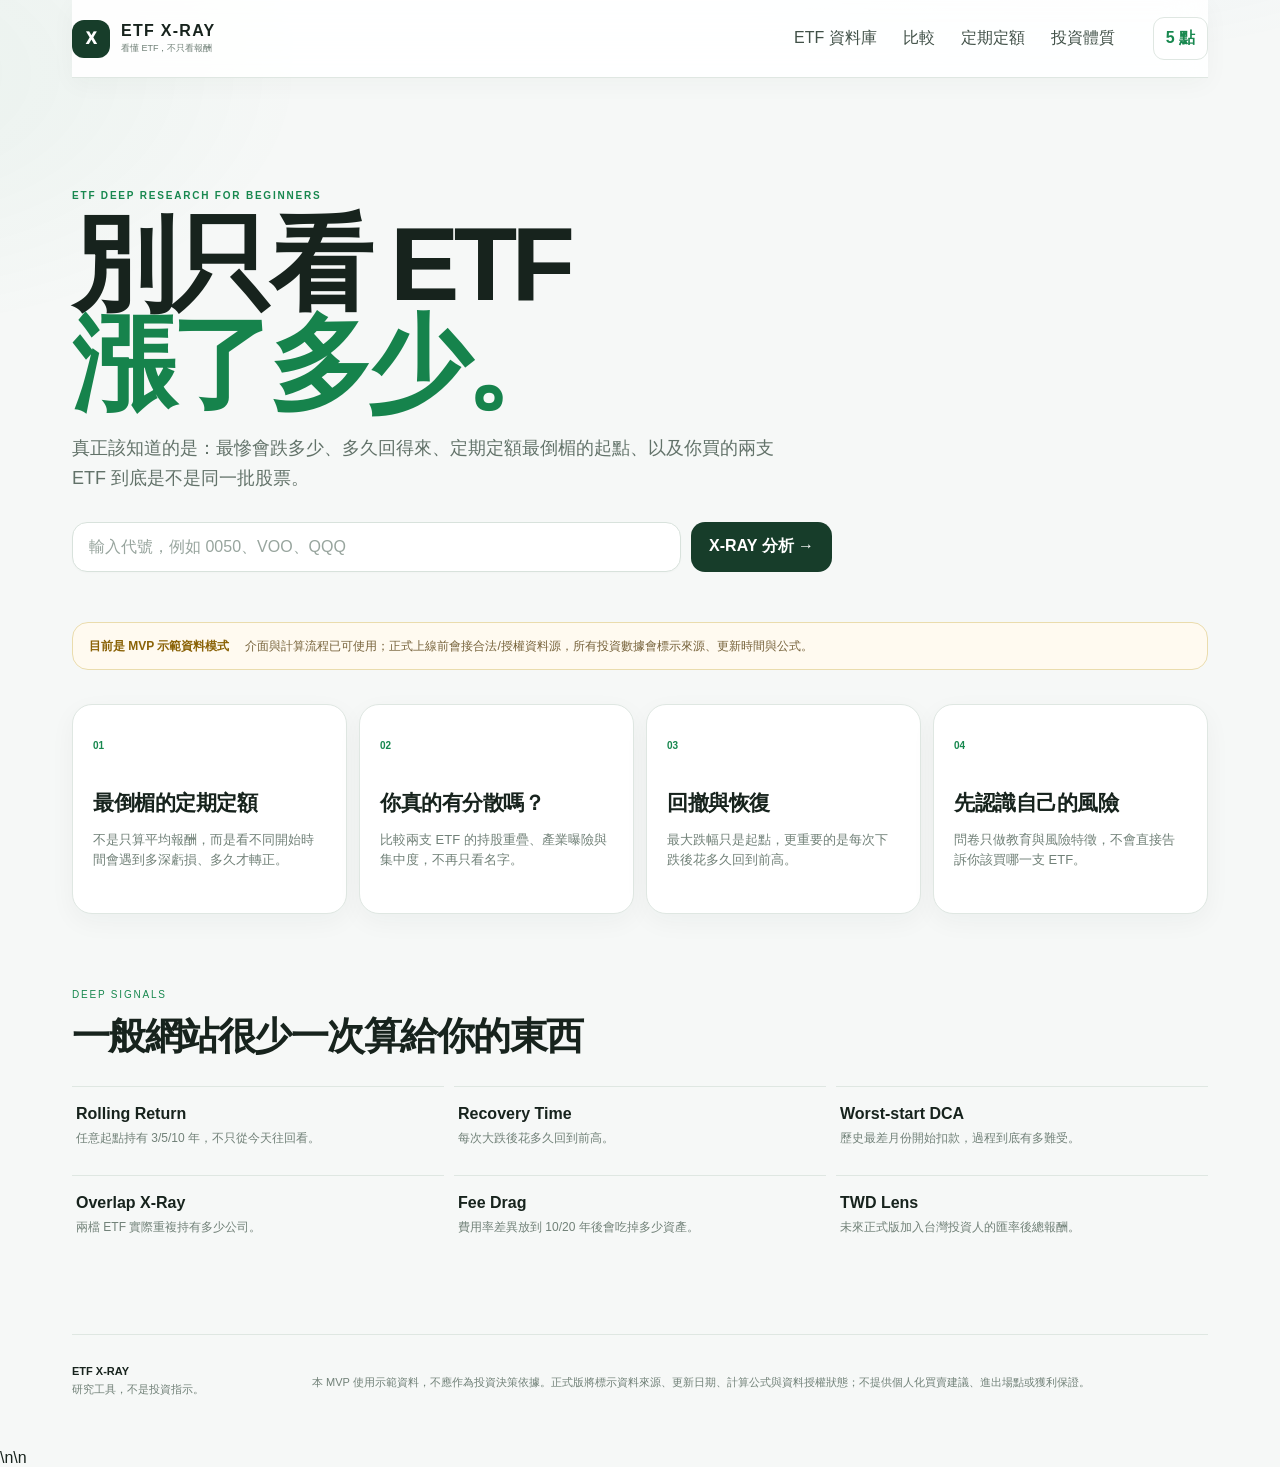
<file: etf-xray/index.html>
<!doctype html>
<html lang="zh-Hant">
<head>
<meta charset="utf-8">
<meta name="viewport" content="width=device-width,initial-scale=1,viewport-fit=cover">
<meta name="theme-color" content="#f6f8f7">
<title>ETF X-RAY — 看懂 ETF，不只看報酬</title>
<meta name="description" content="ETF 深度研究工具：回撤、恢復時間、定期定額情境、ETF 重疊與新手投資教育。">
<link rel="stylesheet" href="style.css">
</head>
<body>
<div class="app">
<header class="topbar">
  <a class="brand" href="#" data-view="home"><span class="logo">X</span><span><b>ETF X-RAY</b><small>看懂 ETF，不只看報酬</small></span></a>
  <nav>
    <button data-view="explore">ETF 資料庫</button>
    <button data-view="compare">比較</button>
    <button data-view="dca">定期定額</button>
    <button data-view="quiz">投資體質</button>
  </nav>
  <button class="credits" id="creditsBtn">5 點</button>
</header>

<main>
<section id="home" class="view">
  <div class="hero">
    <div class="eyebrow">ETF DEEP RESEARCH FOR BEGINNERS</div>
    <h1>別只看 ETF<br><em>漲了多少。</em></h1>
    <p>真正該知道的是：最慘會跌多少、多久回得來、定期定額最倒楣的起點、以及你買的兩支 ETF 到底是不是同一批股票。</p>
    <div class="hero-search">
      <input id="heroSearch" autocomplete="off" placeholder="輸入代號，例如 0050、VOO、QQQ">
      <button id="heroSearchBtn">X-RAY 分析 →</button>
      <div class="search-results" id="heroResults"></div>
    </div>
    <div class="quick" id="quickTickers"></div>
  </div>

  <div class="demo-banner">
    <b>目前是 MVP 示範資料模式</b>
    <span>介面與計算流程已可使用；正式上線前會接合法/授權資料源，所有投資數據會標示來源、更新時間與公式。</span>
  </div>

  <section class="feature-grid">
    <button class="feature" data-view="dca"><span>01</span><h3>最倒楣的定期定額</h3><p>不是只算平均報酬，而是看不同開始時間會遇到多深虧損、多久才轉正。</p></button>
    <button class="feature" data-view="compare"><span>02</span><h3>你真的有分散嗎？</h3><p>比較兩支 ETF 的持股重疊、產業曝險與集中度，不再只看名字。</p></button>
    <button class="feature" data-view="explore"><span>03</span><h3>回撤與恢復</h3><p>最大跌幅只是起點，更重要的是每次下跌後花多久回到前高。</p></button>
    <button class="feature" data-view="quiz"><span>04</span><h3>先認識自己的風險</h3><p>問卷只做教育與風險特徵，不會直接告訴你該買哪一支 ETF。</p></button>
  </section>

  <section class="section">
    <div class="section-head"><div><small>DEEP SIGNALS</small><h2>一般網站很少一次算給你的東西</h2></div></div>
    <div class="signal-list">
      <div><b>Rolling Return</b><span>任意起點持有 3/5/10 年，不只從今天往回看。</span></div>
      <div><b>Recovery Time</b><span>每次大跌後花多久回到前高。</span></div>
      <div><b>Worst-start DCA</b><span>歷史最差月份開始扣款，過程到底有多難受。</span></div>
      <div><b>Overlap X-Ray</b><span>兩檔 ETF 實際重複持有多少公司。</span></div>
      <div><b>Fee Drag</b><span>費用率差異放到 10/20 年後會吃掉多少資產。</span></div>
      <div><b>TWD Lens</b><span>未來正式版加入台灣投資人的匯率後總報酬。</span></div>
    </div>
  </section>
</section>

<section id="explore" class="view hidden">
  <div class="page-head">
    <div><div class="eyebrow">ETF DATABASE</div><h1>ETF 資料庫</h1><p>台灣與美國 ETF 主清單會由官方／交易所來源同步；有完整驗證資料的標的才開放深度 X-RAY。</p></div>
    <div class="searchbox"><input id="dbSearch" placeholder="搜尋代號、名稱、類型"></div>
  </div>
  <div id="catalogStatus" class="catalog-status">完整市場清單同步中…</div>\n  <div class="filter-row" id="marketFilters"></div>
  <div class="etf-grid" id="etfGrid"></div>
</section>

<section id="detail" class="view hidden">
  <button class="back" data-view="explore">← ETF 資料庫</button>
  <div id="detailContent"></div>
</section>

<section id="compare" class="view hidden">
  <div class="page-head"><div><div class="eyebrow">OVERLAP X-RAY</div><h1>你真的有分散嗎？</h1><p>選兩支 ETF，比較底層持股重疊、集中度與風險特徵。</p></div></div>
  <div class="compare-picker">
    <label>ETF A<select id="compareA"></select></label>
    <div class="vs">VS</div>
    <label>ETF B<select id="compareB"></select></label>
    <button class="primary" id="runCompare">開始 X-RAY</button>
  </div>
  <div id="compareResult"></div>
</section>

<section id="dca" class="view hidden">
  <div class="page-head"><div><div class="eyebrow">DCA LAB</div><h1>定期定額不是只有一條結果</h1><p>用不同開始年份與市場情境，理解同一支 ETF 可能帶來完全不同的投資體驗。</p></div></div>
  <div class="tool-card">
    <div class="form-grid">
      <label>ETF<select id="dcaTicker"></select></label>
      <label>每月投入<input id="dcaAmount" type="number" min="1000" step="1000" value="5000"></label>
      <label>持有時間<select id="dcaYears"><option value="5">5 年</option><option value="10" selected>10 年</option><option value="20">20 年</option></select></label>
      <button class="primary" id="runDca">執行歷史情境</button>
    </div>
  </div>
  <div id="dcaResult"></div>
</section>

<section id="quiz" class="view hidden">
  <div class="page-head"><div><div class="eyebrow">INVESTOR EDUCATION</div><h1>先認識你的投資風險特徵</h1><p>這不是「推薦 ETF」問卷；結果只幫你理解波動承受、時間與現金流需求。</p></div></div>
  <form id="quizForm" class="quiz-card">
    <div class="q"><b>1. 這筆錢最早多久後可能需要用？</b><label><input type="radio" name="q1" value="0" required> 3 年內</label><label><input type="radio" name="q1" value="1"> 3–7 年</label><label><input type="radio" name="q1" value="2"> 7 年以上</label></div>
    <div class="q"><b>2. 如果帳面突然下跌 20%，你的第一反應？</b><label><input type="radio" name="q2" value="0" required> 很可能停止投入或賣出</label><label><input type="radio" name="q2" value="1"> 先觀察一段時間</label><label><input type="radio" name="q2" value="2"> 仍按原計畫持續投入</label></div>
    <div class="q"><b>3. 你目前是否有緊急預備金？</b><label><input type="radio" name="q3" value="0" required> 不足 3 個月生活費</label><label><input type="radio" name="q3" value="1"> 約 3–6 個月</label><label><input type="radio" name="q3" value="2"> 超過 6 個月</label></div>
    <div class="q"><b>4. 你投資最重視什麼？</b><label><input type="radio" name="q4" value="0" required> 資產波動越小越好</label><label><input type="radio" name="q4" value="1"> 成長與穩定平衡</label><label><input type="radio" name="q4" value="2"> 願意承受波動換取成長機會</label></div>
    <div class="q"><b>5. 每月可投入金額穩定嗎？</b><label><input type="radio" name="q5" value="0" required> 不穩定</label><label><input type="radio" name="q5" value="1"> 大致穩定</label><label><input type="radio" name="q5" value="2"> 非常穩定</label></div>
    <button class="primary" type="submit">查看我的風險特徵</button>
  </form>
  <div id="quizResult"></div>
</section>

<section id="pricing" class="view hidden">
  <div class="page-head"><div><div class="eyebrow">SMALL-PAY FIRST</div><h1>先用小額解鎖，不綁月費</h1><p>第一階段以點數驗證付費意願；付費買的是數據整理與研究工具，不是個人化買賣建議。</p></div></div>
  <div class="pricing-grid">
    <div class="price-card"><small>FREE</small><h2>NT$0</h2><p>ETF 基本資料、部分歷史數據、投資教育問卷。</p><button class="ghost">目前方案</button></div>
    <div class="price-card featured"><small>STARTER</small><h2>NT$59</h2><p>5 點。可解鎖深度 X-RAY、重疊分析、進階 DCA 等工具。</p><button class="primary fake-pay" data-points="5">購買 5 點</button></div>
    <div class="price-card"><small>VALUE</small><h2>NT$99</h2><p>10 點。適合一次比較多檔 ETF。</p><button class="primary fake-pay" data-points="10">購買 10 點</button></div>
    <div class="price-card"><small>RESEARCH</small><h2>NT$199</h2><p>25 點。先驗證需求，未來再考慮訂閱。</p><button class="primary fake-pay" data-points="25">購買 25 點</button></div>
  </div>
</section>
</main>

<footer>
  <div><b>ETF X-RAY</b><span>研究工具，不是投資指示。</span></div>
  <p>本 MVP 使用示範資料，不應作為投資決策依據。正式版將標示資料來源、更新日期、計算公式與資料授權狀態；不提供個人化買賣建議、進出場點或獲利保證。</p>
</footer>
</div>

<div class="modal hidden" id="lockModal">
  <div class="modal-card">
    <button class="modal-close" id="closeModal">×</button>
    <span class="lock-icon">⌁</span>
    <h2>這是深度研究功能</h2>
    <p id="lockText">解鎖 1 點即可查看完整分析。</p>
    <div class="modal-actions"><button class="primary" id="usePoint">使用 1 點解鎖</button><button class="ghost" data-view="pricing" id="goPricing">看點數方案</button></div>
  </div>
</div>

<div class="toast" id="toast"></div>
<script src="data.js"></script>
<script src="core.js"></script>\n<script src="detail.js"></script>\n<script src="tools.js"></script>
</body>
</html>
</file>
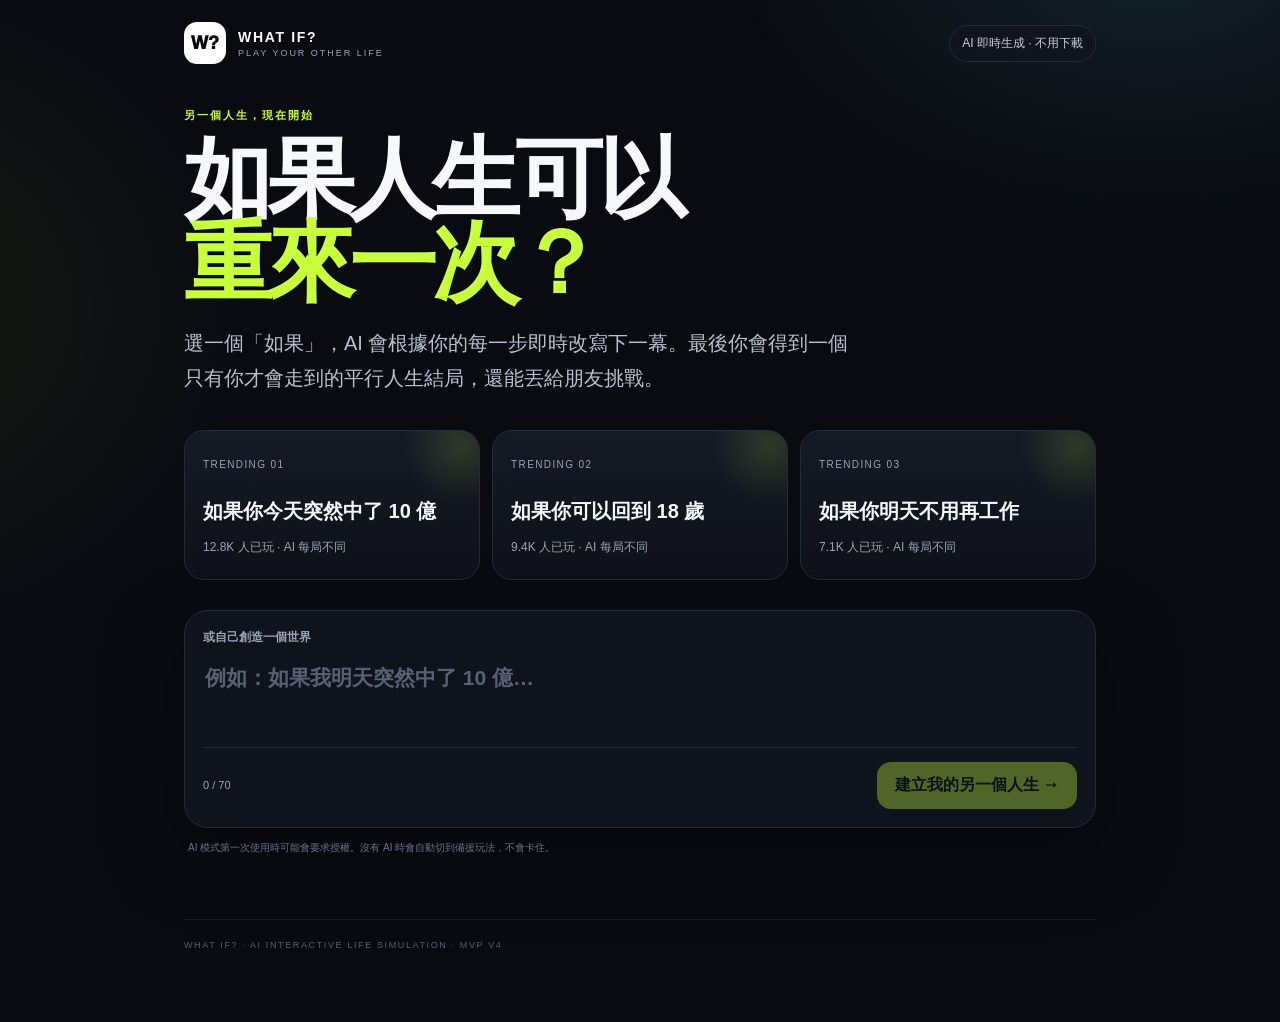
<file: whatif-web/index.html>
<!doctype html>
<html lang="zh-Hant">
<head>
<meta charset="utf-8" />
<meta name="viewport" content="width=device-width,initial-scale=1,viewport-fit=cover" />
<meta name="theme-color" content="#090b11" />
<title>WHAT IF? — 另一個人生</title>
<meta name="description" content="如果人生能重來一次，你會變成誰？3 分鐘玩出你的平行人生，和朋友比結局。" />
<link rel="stylesheet" href="style.css" />
</head>
<body>
<div class="wrap">
<header><div class="brand"><div class="mark">W?</div><div><b>WHAT IF?</b><small>PLAY YOUR OTHER LIFE</small></div></div><div class="pill">AI 即時生成 · 不用下載</div></header>

<section id="home">
  <div class="hero"><div class="eyebrow">另一個人生，現在開始</div><h1>如果人生可以<br><i>重來一次？</i></h1><p>選一個「如果」，AI 會根據你的每一步即時改寫下一幕。最後你會得到一個只有你才會走到的平行人生結局，還能丟給朋友挑戰。</p></div>
  <div class="hot" id="hot"></div>
  <form id="create" class="create">
    <label for="idea">或自己創造一個世界</label>
    <textarea id="idea" maxlength="70" placeholder="例如：如果我明天突然中了 10 億…"></textarea>
    <div class="create-foot"><span id="count">0 / 70</span><button class="primary" id="start" disabled>建立我的另一個人生 →</button></div>
  </form>
  <p class="privacy-note">AI 模式第一次使用時可能會要求授權。沒有 AI 時會自動切到備援玩法，不會卡住。</p>
</section>

<section id="game" class="stage hidden">
  <div class="stage-head"><button id="exit" class="ghost">← 離開</button><div class="stage-meta"><span id="aiMode" class="ai-badge">AI LIVE</span><span id="roundLabel">第 1 / 5 幕</span></div></div>
  <div class="progress"><i id="progress" style="width:20%"></i></div>
  <div class="world"><small>YOUR WHAT IF</small><b id="worldTitle"></b></div>
  <div class="stats" id="stats"></div>
  <div id="impact" class="impact hidden"></div>
  <article class="scene"><div id="sceneArt" class="scene-art"></div><div id="artStatus" class="art-status hidden">AI VISUAL</div><span id="day" class="day">YEAR 00</span><span id="big" class="big">01</span><h2 id="sceneTitle"></h2><p id="sceneText"></p><div id="thinking" class="thinking hidden"><i></i><span>AI 正在改寫你的下一幕…</span></div></article>
  <div id="choices" class="choices"></div>
</section>

<section id="result" class="result hidden">
  <div class="result-hero"><div id="rarity" class="rarity"></div><div class="kicker">YOUR PARALLEL LIFE</div><h1 id="ending"></h1><p id="endingText"></p></div>
  <div id="tags" class="tags"></div>
  <div id="compare" class="compare"></div>
  <div class="timeline"><h3>你走過的 5 個決定</h3><div id="history"></div></div>
  <div class="actions"><button id="share" class="primary">分享我的結局卡</button><button id="again" class="ghost">同一題再玩一次</button><button id="newLife" class="ghost">換一個人生</button></div>
  <div class="note">朋友從你的連結進來會玩同一個題目，但 AI 會根據他的選擇走出不同故事。</div>
</section>
<footer>WHAT IF? · AI INTERACTIVE LIFE SIMULATION · MVP V4</footer>
</div>
<div id="toast" class="toast">已複製挑戰連結</div>
<script src="https://js.puter.com/v2/"></script>
<script src="app.js"></script>
</body>
</html>
</file>
<file: etf-xray/style.css>
:root{--bg:#07110d;--panel:#0c1913;--panel2:#102119;--line:#21362b;--text:#eef7f1;--muted:#91a59a;--accent:#98f5b5;--accent2:#6bc8ff;--warn:#ffd36d;--danger:#ff7f8d;--radius:22px}
*{box-sizing:border-box}html{background:var(--bg);color:var(--text);font-family:Inter,ui-sans-serif,-apple-system,BlinkMacSystemFont,"Segoe UI","Noto Sans TC",sans-serif}body{margin:0;background:radial-gradient(900px 420px at 70% -10%,rgba(107,200,255,.10),transparent 65%),radial-gradient(780px 500px at -15% 10%,rgba(152,245,181,.08),transparent 60%),var(--bg)}button,input,select{font:inherit}.app{width:min(1180px,100%);margin:auto;padding:0 22px}.topbar{height:78px;display:flex;align-items:center;gap:26px;position:sticky;top:0;z-index:20;background:rgba(7,17,13,.84);backdrop-filter:blur(18px);border-bottom:1px solid rgba(33,54,43,.65)}.brand{display:flex;align-items:center;gap:11px;color:inherit;text-decoration:none;margin-right:auto}.logo{width:38px;height:38px;border-radius:12px;background:var(--accent);color:#07110d;display:grid;place-items:center;font-weight:1000}.brand b{display:block;letter-spacing:.08em}.brand small{display:block;color:var(--muted);font-size:9px;margin-top:2px}.topbar nav{display:flex;gap:2px}.topbar nav button,.credits{border:0;background:transparent;color:#c8d8cf;padding:10px 12px;border-radius:11px;cursor:pointer}.topbar nav button:hover{background:#102019}.credits{border:1px solid var(--line);background:var(--panel);color:var(--accent);font-weight:850}.view{padding:58px 0 80px}.hidden{display:none!important}.hero{padding:54px 0 36px;max-width:930px}.eyebrow{color:var(--accent);font-size:10px;font-weight:900;letter-spacing:.18em}.hero h1,.page-head h1{letter-spacing:-.055em;line-height:.96;margin:14px 0 18px}.hero h1{font-size:clamp(54px,9vw,104px)}.hero h1 em{font-style:normal;color:var(--accent)}.hero p,.page-head p{color:#afc1b7;line-height:1.7;max-width:720px}.hero p{font-size:18px}.hero-search{margin-top:28px;display:grid;grid-template-columns:1fr auto;gap:10px;position:relative;max-width:760px}.hero-search input,.searchbox input,.form-grid input,.form-grid select,.compare-picker select{width:100%;border:1px solid var(--line);background:#0c1812;color:#fff;border-radius:15px;padding:15px 16px;outline:none}.hero-search button,.primary{border:0;background:var(--accent);color:#06100b;border-radius:14px;padding:13px 18px;font-weight:900;cursor:pointer}.search-results{position:absolute;left:0;right:165px;top:58px;border:1px solid var(--line);background:#0a1610;border-radius:14px;overflow:hidden;box-shadow:0 18px 50px rgba(0,0,0,.35);z-index:10}.search-results:empty{display:none}.search-results button{width:100%;text-align:left;border:0;border-bottom:1px solid #16281f;background:transparent;color:#fff;padding:12px 14px}.search-results button:last-child{border-bottom:0}.search-results small{display:block;color:var(--muted);margin-top:2px}.quick{display:flex;gap:8px;flex-wrap:wrap;margin-top:14px}.quick button,.filter-row button{border:1px solid var(--line);background:rgba(12,25,19,.75);color:#cbd8d0;border-radius:999px;padding:8px 11px;cursor:pointer}.quick button:hover,.filter-row button.active{border-color:#56866d;color:var(--accent)}.demo-banner{display:grid;grid-template-columns:auto 1fr;gap:16px;border:1px solid rgba(255,211,109,.25);background:rgba(255,211,109,.06);border-radius:16px;padding:14px 16px;color:#d9cda5;font-size:12px;line-height:1.55}.demo-banner b{color:var(--warn)}.feature-grid{display:grid;grid-template-columns:repeat(4,1fr);gap:12px;margin:34px 0 70px}.feature{border:1px solid var(--line);background:linear-gradient(180deg,#0d1b14,#0a1610);border-radius:20px;padding:20px;text-align:left;color:#fff;cursor:pointer;min-height:210px}.feature span{font-size:10px;color:var(--accent);font-weight:900}.feature h3{font-size:21px;letter-spacing:-.02em;margin:36px 0 10px}.feature p{color:var(--muted);line-height:1.6;font-size:13px}.section{margin-top:50px}.section-head small{color:var(--accent);font-size:10px;letter-spacing:.18em}.section-head h2{font-size:38px;letter-spacing:-.04em;margin:9px 0 24px}.signal-list{display:grid;grid-template-columns:repeat(3,1fr);gap:10px}.signal-list div{border-top:1px solid var(--line);padding:18px 4px}.signal-list b{display:block;font-size:16px}.signal-list span{display:block;color:var(--muted);line-height:1.5;font-size:12px;margin-top:6px}.page-head{display:flex;justify-content:space-between;align-items:end;gap:20px;margin-bottom:30px}.page-head h1{font-size:56px}.searchbox{min-width:300px}.filter-row{display:flex;gap:8px;flex-wrap:wrap;margin:0 0 20px}.etf-grid{display:grid;grid-template-columns:repeat(3,1fr);gap:12px}.etf-card{border:1px solid var(--line);background:#0b1812;border-radius:20px;padding:18px;cursor:pointer;color:#fff;text-align:left}.etf-card:hover{border-color:#40604f}.etf-card .ticker{font-size:28px;font-weight:1000;letter-spacing:-.03em}.etf-card .market{float:right;color:var(--muted);font-size:10px;border:1px solid var(--line);border-radius:999px;padding:5px 8px}.etf-card h3{font-size:15px;line-height:1.4;margin:12px 0 6px}.etf-card p{color:var(--muted);font-size:12px;margin:0}.mini-metrics{display:grid;grid-template-columns:repeat(3,1fr);gap:6px;margin-top:18px}.mini-metrics div{background:#0f2018;border-radius:11px;padding:9px}.mini-metrics small{display:block;color:#70877a;font-size:9px}.mini-metrics b{display:block;font-size:13px;margin-top:3px}.back{border:0;background:transparent;color:var(--muted);padding:0 0 18px;cursor:pointer}.detail-hero{display:grid;grid-template-columns:1fr auto;gap:30px;align-items:end;border-bottom:1px solid var(--line);padding-bottom:28px}.ticker-big{font-size:72px;font-weight:1000;letter-spacing:-.06em}.detail-hero h1{font-size:24px;margin:4px 0;color:#dce9e1}.badges{display:flex;gap:7px;flex-wrap:wrap}.badge{border:1px solid var(--line);border-radius:999px;padding:7px 9px;font-size:10px;color:var(--muted)}.score-ring{width:120px;height:120px;border-radius:50%;border:10px solid #163022;display:grid;place-items:center;position:relative}.score-ring::after{content:"DEMO";position:absolute;bottom:20px;color:#70877a;font-size:8px}.score-ring b{font-size:34px}.metrics4{display:grid;grid-template-columns:repeat(4,1fr);gap:10px;margin:24px 0}.metric{border:1px solid var(--line);background:#0b1812;border-radius:16px;padding:16px}.metric small{color:var(--muted);font-size:10px}.metric b{display:block;font-size:24px;margin-top:5px}.deep-grid{display:grid;grid-template-columns:1.1fr .9fr;gap:12px}.panel{border:1px solid var(--line);background:#0a1711;border-radius:20px;padding:20px}.panel h3{margin:0 0 14px}.panel p{color:var(--muted);font-size:13px;line-height:1.6}.bar-row{display:grid;grid-template-columns:1fr 2fr auto;align-items:center;gap:10px;margin:10px 0;font-size:12px}.bar{height:8px;background:#15271e;border-radius:99px;overflow:hidden}.bar i{display:block;height:100%;background:var(--accent);border-radius:99px}.locked{position:relative;min-height:220px;overflow:hidden}.locked-content{filter:blur(5px);opacity:.42;pointer-events:none}.lock-overlay{position:absolute;inset:0;display:grid;place-items:center;background:linear-gradient(180deg,rgba(7,17,13,.15),rgba(7,17,13,.82))}.lock-box{text-align:center;max-width:330px}.lock-box b{display:block;font-size:22px}.lock-box p{margin:8px 0 14px}.ghost{border:1px solid var(--line);background:transparent;color:#d8e5dd;border-radius:13px;padding:11px 14px;cursor:pointer}.compare-picker,.tool-card{border:1px solid var(--line);background:#0a1711;border-radius:20px;padding:18px}.compare-picker{display:grid;grid-template-columns:1fr auto 1fr auto;gap:12px;align-items:end}.compare-picker label,.form-grid label{font-size:11px;color:var(--muted)}.compare-picker select,.form-grid select,.form-grid input{display:block;margin-top:7px}.vs{padding-bottom:14px;color:var(--muted);font-weight:900}.comparison{margin-top:18px;display:grid;gap:12px}.overlap-hero{border:1px solid var(--line);background:#0b1812;border-radius:20px;padding:24px;display:grid;grid-template-columns:auto 1fr;gap:24px;align-items:center}.overlap-num{width:140px;height:140px;border-radius:50%;display:grid;place-items:center;border:12px solid #1a3326}.overlap-num b{font-size:38px}.overlap-num small{font-size:10px;color:var(--muted)}.form-grid{display:grid;grid-template-columns:repeat(4,1fr);gap:12px;align-items:end}.scenario-grid{display:grid;grid-template-columns:repeat(3,1fr);gap:12px;margin-top:18px}.scenario{border:1px solid var(--line);background:#0a1711;border-radius:18px;padding:18px}.scenario small{color:var(--muted)}.scenario h3{font-size:28px;margin:8px 0}.scenario p{font-size:12px;color:var(--muted);line-height:1.5}.quiz-card{max-width:760px;display:grid;gap:12px}.q{border:1px solid var(--line);background:#0a1711;border-radius:18px;padding:18px}.q b{display:block;margin-bottom:12px}.q label{display:block;padding:9px 0;color:#bccbc2;font-size:13px}.q input{margin-right:8px}.quiz-result{max-width:760px;margin-top:20px;border:1px solid var(--line);background:#0b1812;border-radius:20px;padding:22px}.trait{display:grid;grid-template-columns:150px 1fr auto;gap:12px;align-items:center;margin:14px 0}.trait .track{height:8px;background:#16291f;border-radius:99px;overflow:hidden}.trait .track i{display:block;height:100%;background:var(--accent2)}.pricing-grid{display:grid;grid-template-columns:repeat(4,1fr);gap:12px}.price-card{border:1px solid var(--line);background:#0a1711;border-radius:20px;padding:20px;display:flex;flex-direction:column;min-height:250px}.price-card.featured{border-color:#4c7f60;background:linear-gradient(180deg,rgba(152,245,181,.08),#0a1711)}.price-card small{color:var(--accent);font-weight:900}.price-card h2{font-size:34px;margin:18px 0 6px}.price-card p{color:var(--muted);line-height:1.6;font-size:13px;flex:1}footer{border-top:1px solid var(--line);padding:28px 0 46px;display:grid;grid-template-columns:220px 1fr;gap:20px;color:var(--muted);font-size:11px;line-height:1.6}footer b{display:block;color:#fff}.modal{position:fixed;inset:0;background:rgba(0,0,0,.65);z-index:50;display:grid;place-items:center;padding:20px}.modal-card{width:min(430px,100%);border:1px solid var(--line);background:#0b1812;border-radius:24px;padding:28px;position:relative;box-shadow:0 28px 100px rgba(0,0,0,.45)}.modal-close{position:absolute;right:14px;top:12px;border:0;background:transparent;color:#fff;font-size:24px}.lock-icon{display:grid;place-items:center;width:52px;height:52px;border-radius:15px;background:rgba(152,245,181,.1);color:var(--accent);font-size:24px}.modal-card h2{font-size:28px;letter-spacing:-.04em}.modal-card p{color:var(--muted);line-height:1.6}.modal-actions{display:flex;gap:8px}.toast{position:fixed;left:50%;bottom:24px;transform:translate(-50%,20px);opacity:0;background:#eef7f1;color:#07110d;border-radius:999px;padding:11px 16px;font-weight:800;font-size:12px;transition:.2s;z-index:70}.toast.show{opacity:1;transform:translate(-50%,0)}
@media(max-width:900px){.topbar nav{display:none}.feature-grid,.pricing-grid{grid-template-columns:repeat(2,1fr)}.etf-grid{grid-template-columns:repeat(2,1fr)}.signal-list{grid-template-columns:repeat(2,1fr)}.deep-grid{grid-template-columns:1fr}.compare-picker{grid-template-columns:1fr 1fr}.vs{display:none}.form-grid{grid-template-columns:repeat(2,1fr)}}
@media(max-width:620px){.app{padding:0 14px}.topbar{height:68px}.brand small{display:none}.view{padding:34px 0 58px}.hero{padding-top:30px}.hero h1{font-size:56px}.hero-search{grid-template-columns:1fr}.search-results{right:0;top:116px}.feature-grid,.etf-grid,.pricing-grid,.scenario-grid{grid-template-columns:1fr}.signal-list{grid-template-columns:1fr}.demo-banner{grid-template-columns:1fr}.page-head{display:block}.page-head h1{font-size:44px}.searchbox{min-width:0;margin-top:18px}.detail-hero{grid-template-columns:1fr}.ticker-big{font-size:58px}.score-ring{width:96px;height:96px}.metrics4{grid-template-columns:repeat(2,1fr)}.compare-picker,.form-grid{grid-template-columns:1fr}.overlap-hero{grid-template-columns:1fr}.overlap-num{width:120px;height:120px}.trait{grid-template-columns:1fr}.modal-actions{flex-direction:column}footer{grid-template-columns:1fr}}

/* WHITE RESEARCH THEME */
:root{
  --bg:#f6f8f7;
  --panel:#ffffff;
  --panel2:#f1f5f3;
  --line:#dfe7e2;
  --text:#17231d;
  --muted:#718178;
  --accent:#18884f;
  --accent2:#2778c7;
  --warn:#9a6a00;
  --danger:#c74758;
}
html{background:var(--bg);color:var(--text)}
body{
  background:
    radial-gradient(760px 360px at 82% -12%,rgba(39,120,199,.07),transparent 66%),
    radial-gradient(700px 420px at -10% 5%,rgba(24,136,79,.06),transparent 62%),
    var(--bg);
}
.topbar{
  background:rgba(255,255,255,.90);
  border-bottom:1px solid var(--line);
  box-shadow:0 6px 24px rgba(31,54,42,.035)
}
.logo{background:#173d2a;color:#fff}
.topbar nav button,.credits{color:#415148}
.topbar nav button:hover{background:#f0f5f2;color:#142b20}
.credits{background:#fff;color:var(--accent)}
.hero h1 em{color:#16834c}
.hero p,.page-head p{color:#627269}
.hero-search input,.searchbox input,.form-grid input,.form-grid select,.compare-picker select{
  background:#fff;color:#17231d;border-color:#d8e2dc;
  box-shadow:0 1px 2px rgba(25,45,35,.02)
}
.hero-search input::placeholder,.searchbox input::placeholder{color:#98a59e}
.hero-search button,.primary{background:#173d2a;color:#fff}
.hero-search button:hover,.primary:hover{background:#0f3221}
.search-results{
  background:#fff;border-color:#dbe5df;
  box-shadow:0 18px 50px rgba(32,54,43,.12)
}
.search-results button{color:#17231d;border-bottom:1px solid #edf1ef}
.search-results button:hover{background:#f5f8f6}
.quick button,.filter-row button{
  background:#fff;color:#56665d;border-color:#dbe4df
}
.quick button:hover,.filter-row button.active{
  background:#eef7f1;border-color:#a8cfb7;color:#176d42
}
.demo-banner{
  border-color:#eadcad;background:#fffaf0;color:#77633b
}
.demo-banner b{color:#8a6206}
.feature{
  background:#fff;color:#17231d;border-color:#dfe7e2;
  box-shadow:0 8px 26px rgba(31,54,42,.045)
}
.feature:hover{border-color:#b6c8be;transform:translateY(-1px)}
.feature p,.signal-list span{color:#718178}
.signal-list div{border-color:#dfe7e2}
.etf-card{
  background:#fff;color:#17231d;border-color:#dfe7e2;
  box-shadow:0 6px 22px rgba(31,54,42,.035)
}
.etf-card:hover{border-color:#a9c2b4;box-shadow:0 10px 30px rgba(31,54,42,.065)}
.etf-card p,.etf-card .market{color:#718178}
.mini-metrics div{background:#f3f6f4}
.mini-metrics small{color:#819087}
.detail-hero h1{color:#33423a}
.badge{background:#fff;color:#6e7d75}
.score-ring{border-color:#dcebe2;background:#fff}
.score-ring::after{color:#91a097}
.metric,.panel,.compare-picker,.tool-card,.overlap-hero,.scenario,.q,.quiz-result,.price-card{
  background:#fff;border-color:#dfe7e2
}
.panel p,.scenario p,.price-card p{color:#718178}
.bar{background:#e8eeea}
.bar i{background:#2b9a61}
.lock-overlay{
  background:linear-gradient(180deg,rgba(246,248,247,.28),rgba(246,248,247,.94))
}
.ghost{
  background:#fff;color:#33443a;border-color:#d8e2dc
}
.ghost:hover{background:#f3f6f4}
.overlap-num{
  background:#fbfcfb;border-color:#dce9e1
}
.q label{color:#4f6057}
.trait .track{background:#e7eeea}
.price-card.featured{
  border-color:#9ac6ab;
  background:linear-gradient(180deg,#f1faf4,#fff)
}
footer{border-color:#dfe7e2;color:#718178}
footer b{color:#17231d}
.modal{background:rgba(30,42,35,.34);backdrop-filter:blur(4px)}
.modal-card{
  background:#fff;border-color:#dce5df;
  box-shadow:0 28px 100px rgba(31,54,42,.20)
}
.modal-close{color:#24372d}
.lock-icon{background:#eef8f2;color:#19864f}
.toast{background:#173d2a;color:#fff}

/* SEARCH CLEANUP + FULL CATALOG */
.hero-search{margin-bottom:0}
.search-results{
  top:62px;
  border:1px solid #e4e9e6;
  background:#fff;
  border-radius:14px;
  box-shadow:0 14px 38px rgba(26,46,36,.10);
  padding:6px;
}
.search-results button{
  display:block;
  width:100%;
  padding:11px 12px;
  border:0;
  border-radius:10px;
  background:#fff!important;
  color:#17231d!important;
}
.search-results button+button{border-top:1px solid #f0f2f1}
.search-results button:hover{background:#f7f9f8!important}
.result-main{display:flex;gap:10px;align-items:baseline}
.result-main b{min-width:62px;color:#17231d}
.result-main span{color:#36473e;white-space:nowrap;overflow:hidden;text-overflow:ellipsis}
.search-results small{color:#87948d!important;margin:4px 0 0 72px}
.search-empty{padding:14px;color:#7c8982;font-size:12px;line-height:1.55;background:#fff}
.catalog-status{margin:0 0 14px;color:#7b8881;font-size:12px}
.catalog-status.ok{color:#35614a}
.catalog-summary{grid-column:1/-1;color:#7b8881;font-size:12px;padding:2px 2px 8px}
.catalog-summary b{color:#17231d}
.catalog-only .basic-ready{
  margin-top:20px;
  border-top:1px solid #edf1ef;
  padding-top:13px;
  color:#397453;
  font-size:12px;
  font-weight:700;
}
.catalog-only .basic-ready span{margin-right:5px}
.catalog-only .basic-ready small{display:block;color:#98a39d;font-weight:500;margin-top:4px}
.basic-detail{max-width:820px;margin-top:24px}
.basic-detail h2{font-size:32px;margin:8px 0 8px}
.basic-fields{display:grid;grid-template-columns:repeat(4,1fr);gap:10px;margin:20px 0}
.basic-fields div{padding:14px;background:#f6f8f7;border-radius:13px}
.basic-fields small{display:block;color:#8a9790;font-size:10px;margin-bottom:5px}
.basic-fields b{font-size:13px;color:#26372e}
@media(max-width:620px){
  .search-results{top:118px}
  .search-results small{margin-left:0}
  .result-main{display:block}
  .result-main b{display:block;margin-bottom:2px}
  .basic-fields{grid-template-columns:repeat(2,1fr)}
}
</file>
<file: whatif-web/style.css>
:root{
  --bg:#090b11; --panel:#11151f; --panel2:#151b27; --line:#242c3b;
  --text:#f7f8fb; --muted:#9aa4b7; --soft:#c7ceda;
  --accent:#c8ff3d; --accent2:#6ee7ff; --danger:#ff6b7a; --gold:#ffd76e;
  --radius:24px; --shadow:0 28px 80px rgba(0,0,0,.34)
}
*{box-sizing:border-box}
html{background:var(--bg);color:var(--text);font-family:Inter,ui-sans-serif,-apple-system,BlinkMacSystemFont,"Segoe UI","Noto Sans TC",sans-serif;scroll-behavior:smooth}
body{margin:0;min-height:100vh;background:
radial-gradient(700px 440px at 90% -5%,rgba(110,231,255,.10),transparent 60%),
radial-gradient(580px 520px at -10% 30%,rgba(200,255,61,.07),transparent 65%),var(--bg)}
button,input,textarea{font:inherit}
button{cursor:pointer}
button:focus-visible,input:focus-visible,textarea:focus-visible{outline:3px solid rgba(200,255,61,.45);outline-offset:3px}
.wrap{width:min(100%,980px);margin:auto;padding:22px clamp(16px,4vw,34px) 72px}
header{display:flex;align-items:center;justify-content:space-between;gap:16px;margin-bottom:44px}
.brand{display:flex;align-items:center;gap:12px}.mark{width:42px;height:42px;border-radius:13px;background:#fff;color:#080a0f;display:grid;place-items:center;font-weight:1000;font-size:18px}.brand b{display:block;letter-spacing:.12em;font-size:14px}.brand small{display:block;margin-top:3px;color:var(--muted);font-size:9px;letter-spacing:.22em}
.pill{border:1px solid var(--line);background:rgba(17,21,31,.76);border-radius:999px;padding:9px 12px;color:var(--soft);font-size:12px;backdrop-filter:blur(10px)}
.hero{max-width:820px;margin:40px 0 34px}.eyebrow{font-size:11px;letter-spacing:.18em;text-transform:uppercase;color:var(--accent);font-weight:900}.hero h1{font-size:clamp(48px,8vw,88px);line-height:.96;letter-spacing:-.06em;margin:14px 0 20px;max-width:760px}.hero h1 i{font-style:normal;color:var(--accent)}.hero p{color:#b8c0ce;font-size:clamp(16px,2.4vw,20px);line-height:1.75;max-width:670px;margin:0}
.hot{display:grid;grid-template-columns:repeat(3,1fr);gap:12px;margin:26px 0 30px}.card{position:relative;border:1px solid var(--line);background:linear-gradient(180deg,rgba(22,27,39,.94),rgba(14,17,24,.94));border-radius:20px;padding:18px;text-align:left;color:var(--text);min-height:150px;overflow:hidden;transition:.2s ease}.card::after{content:"";position:absolute;width:120px;height:120px;border-radius:50%;right:-42px;top:-45px;background:radial-gradient(circle,rgba(200,255,61,.14),transparent 68%)}.card:hover{transform:translateY(-2px);border-color:#3b4659}.card .rank{font-size:10px;color:var(--muted);letter-spacing:.14em}.card strong{display:block;font-size:20px;line-height:1.35;margin:26px 0 12px}.card span{font-size:12px;color:var(--muted)}
.create{border:1px solid var(--line);background:rgba(16,20,29,.9);border-radius:24px;padding:18px;box-shadow:var(--shadow)}.create label{display:block;color:var(--muted);font-size:12px;font-weight:800;margin:0 0 9px}.create textarea{width:100%;min-height:88px;background:transparent;border:0;resize:none;color:#fff;font-size:21px;font-weight:800;line-height:1.45;padding:8px 2px;outline:none}.create textarea::placeholder{color:#586174}.create-foot{border-top:1px solid var(--line);padding-top:14px;display:flex;gap:12px;justify-content:space-between;align-items:center}.create-foot span{font-size:11px;color:var(--muted)}.primary{border:0;border-radius:14px;background:var(--accent);color:#0a0d11;font-weight:950;padding:13px 18px;min-height:46px}.primary:disabled{opacity:.35;cursor:not-allowed}.ghost{border:1px solid var(--line);background:var(--panel);color:var(--text);border-radius:13px;padding:11px 14px;min-height:44px}
.hidden{display:none!important}
.stage{max-width:780px;margin:auto}.stage-head{display:flex;align-items:center;justify-content:space-between;gap:12px;color:var(--muted);font-size:12px}.progress{height:4px;background:#171d29;border-radius:999px;margin:14px 0 24px;overflow:hidden}.progress i{display:block;height:100%;background:linear-gradient(90deg,var(--accent),var(--accent2));transition:width .35s ease}
.world{border:1px solid var(--line);border-radius:22px;padding:16px 18px;background:rgba(16,20,29,.84);margin-bottom:20px}.world small{display:block;color:var(--muted);font-size:10px;letter-spacing:.16em}.world b{display:block;margin-top:7px;font-size:16px;line-height:1.45}
.stats{display:grid;grid-template-columns:repeat(4,1fr);gap:9px;margin:16px 0 28px}.stat{border:1px solid var(--line);border-radius:15px;padding:12px;background:#0f131b}.stat small{color:var(--muted);font-size:10px}.stat b{display:block;font-size:20px;margin-top:4px}.stat i{display:block;height:3px;background:#242b38;margin-top:8px;overflow:hidden;border-radius:99px}.stat i u{display:block;height:100%;background:var(--accent2);transition:width .35s}
.scene{min-height:330px;display:flex;flex-direction:column;justify-content:flex-end;border:1px solid var(--line);border-radius:28px;padding:30px;position:relative;overflow:hidden;background:
linear-gradient(180deg,transparent 0%,rgba(6,8,12,.42) 38%,rgba(6,8,12,.95) 100%),
radial-gradient(circle at 75% 15%,rgba(110,231,255,.18),transparent 36%),
radial-gradient(circle at 20% 10%,rgba(200,255,61,.12),transparent 30%),#121722;box-shadow:var(--shadow)}
.scene::before{content:"";position:absolute;inset:0;background:linear-gradient(120deg,transparent 20%,rgba(255,255,255,.018) 50%,transparent 80%);pointer-events:none}.scene .day{position:absolute;left:28px;top:24px;font-size:11px;color:var(--accent);letter-spacing:.19em;font-weight:900}.scene .big{position:absolute;right:22px;top:18px;font-size:72px;font-weight:1000;line-height:1;color:rgba(255,255,255,.045);letter-spacing:-.08em}.scene h2{font-size:clamp(30px,5vw,46px);letter-spacing:-.04em;margin:0 0 12px;max-width:600px}.scene p{font-size:17px;line-height:1.75;color:#d2d7e0;margin:0;max-width:620px}
.impact{margin:14px 0 18px;border:1px solid rgba(200,255,61,.32);background:rgba(200,255,61,.08);border-radius:16px;padding:14px 16px}.impact .label{font-size:10px;color:var(--accent);font-weight:900;letter-spacing:.15em}.impact strong{display:block;margin-top:5px;font-size:17px}.impact p{font-size:13px;color:#bdc6d2;margin:7px 0 0;line-height:1.55}
.choices{display:grid;gap:10px;margin-top:16px}.choice{display:grid;grid-template-columns:38px 1fr auto;grid-template-areas:'key title arrow' 'key meta arrow';gap:0 12px;align-items:center;text-align:left;border:1px solid var(--line);background:#10151e;color:#fff;border-radius:17px;padding:15px;transition:.2s}.choice:hover{border-color:#465268;transform:translateY(-1px)}.choice .key{grid-area:key;width:34px;height:34px;border-radius:10px;background:#202735;color:var(--accent);display:grid;place-items:center;font-weight:1000}.choice b{grid-area:title;font-size:16px}.choice span{grid-area:meta;color:var(--muted);font-size:11px;margin-top:3px}.choice strong{grid-area:arrow;color:#687386;font-size:21px}
.result{max-width:760px;margin:auto}.result-hero{border:1px solid var(--line);border-radius:30px;padding:30px;min-height:370px;display:flex;flex-direction:column;justify-content:flex-end;position:relative;overflow:hidden;background:linear-gradient(160deg,#172032 0%,#10141d 55%,#0d1017 100%);box-shadow:var(--shadow)}.result-hero::after{content:"";position:absolute;width:360px;height:360px;border-radius:50%;top:-170px;right:-90px;background:radial-gradient(circle,rgba(200,255,61,.28),rgba(110,231,255,.05) 45%,transparent 68%)}.result-hero .rarity{position:absolute;top:24px;left:26px;border:1px solid rgba(200,255,61,.35);border-radius:999px;background:rgba(200,255,61,.08);padding:9px 12px;color:var(--accent);font-size:11px;font-weight:900}.result-hero .kicker{font-size:10px;color:var(--muted);letter-spacing:.18em}.result-hero h1{font-size:clamp(42px,7vw,72px);letter-spacing:-.06em;margin:10px 0 12px;max-width:680px;line-height:.98}.result-hero p{font-size:16px;line-height:1.7;color:#c6ccd7;max-width:650px;margin:0}.tags{display:flex;gap:8px;flex-wrap:wrap;margin:22px 0}.tag{border:1px solid var(--line);background:#111722;border-radius:999px;padding:9px 12px;font-size:12px;color:#d8dee8}.tag.hot{color:#0b0d10;background:var(--accent);border-color:var(--accent)}
.compare{display:grid;grid-template-columns:repeat(4,1fr);gap:8px;margin:22px 0}.compare div{border:1px solid var(--line);background:#0f131b;border-radius:15px;padding:14px}.compare small{color:var(--muted);font-size:10px}.compare b{display:block;font-size:24px;margin-top:4px}.timeline{border-top:1px solid var(--line);border-bottom:1px solid var(--line);padding:20px 0;margin:24px 0}.timeline h3{font-size:12px;color:var(--muted);letter-spacing:.14em}.timeline-row{display:grid;grid-template-columns:40px 1fr auto;gap:12px;padding:10px 0;align-items:center}.timeline-row span{color:#5f6979;font-weight:900}.timeline-row b{font-size:14px}.timeline-row em{font-style:normal;font-size:11px;color:var(--muted)}.actions{display:flex;gap:9px;flex-wrap:wrap}.actions button{font-weight:850}.note{color:var(--muted);font-size:11px;margin-top:12px;line-height:1.6}
footer{margin-top:64px;padding-top:20px;border-top:1px solid #171c26;color:#566070;font-size:9px;letter-spacing:.18em}
.toast{position:fixed;left:50%;bottom:24px;transform:translateX(-50%) translateY(20px);opacity:0;background:#fff;color:#080a0f;border-radius:999px;padding:11px 16px;font-weight:800;font-size:12px;transition:.25s;pointer-events:none;z-index:50}.toast.show{opacity:1;transform:translateX(-50%) translateY(0)}
@media(max-width:720px){.wrap{padding:18px 15px 48px}header{margin-bottom:32px}.pill{display:none}.hero{margin-top:24px}.hero h1{font-size:50px}.hot{grid-template-columns:1fr;gap:9px}.card{min-height:112px}.card strong{margin:18px 0 8px}.stats{grid-template-columns:repeat(2,1fr)}.scene{min-height:360px;padding:24px 20px}.scene .day{left:20px}.scene .big{font-size:54px}.compare{grid-template-columns:repeat(2,1fr)}.result-hero{padding:24px 20px;min-height:390px}.create-foot{align-items:flex-end}.create-foot span{max-width:45%}}
@media(prefers-reduced-motion:reduce){*{scroll-behavior:auto!important;transition:none!important}}

.stage-meta{display:flex;align-items:center;gap:10px}
.ai-badge{display:inline-flex;align-items:center;gap:6px;border:1px solid rgba(200,255,61,.28);background:rgba(200,255,61,.08);color:var(--accent);border-radius:999px;padding:6px 9px;font-size:9px;font-weight:950;letter-spacing:.12em}
.ai-badge::before{content:"";width:6px;height:6px;border-radius:50%;background:var(--accent);box-shadow:0 0 12px rgba(200,255,61,.75)}
.ai-badge.offline{color:var(--muted);border-color:var(--line);background:#11151f}.ai-badge.offline::before{background:#667085;box-shadow:none}
.thinking{margin-top:22px;display:flex;align-items:center;gap:10px;color:var(--muted);font-size:13px}.thinking i{width:16px;height:16px;border:2px solid #31394a;border-top-color:var(--accent);border-radius:50%;animation:spin .8s linear infinite}
.privacy-note{margin:12px 4px 0;color:#697486;font-size:10px;line-height:1.55}
.choice[disabled]{opacity:.45;cursor:wait;transform:none}
@keyframes spin{to{transform:rotate(360deg)}}

.scene{isolation:isolate;background:#121722}
.scene::after{content:"";position:absolute;inset:0;z-index:1;background:linear-gradient(180deg,rgba(6,8,12,.08) 0%,rgba(6,8,12,.42) 46%,rgba(6,8,12,.96) 100%);pointer-events:none}
.scene>*:not(.scene-art){position:relative;z-index:2}
.scene .day,.scene .big{position:absolute;z-index:3}
.scene-art{position:absolute;inset:0;z-index:0;background:
radial-gradient(circle at 72% 20%,rgba(110,231,255,.18),transparent 34%),
radial-gradient(circle at 18% 16%,rgba(200,255,61,.12),transparent 28%),
linear-gradient(145deg,#172033,#10151f 55%,#0c1017);
background-size:cover;background-position:center;transform:scale(1.01);transition:opacity .45s ease,filter .45s ease;opacity:.9}
.scene-art.loading{filter:blur(10px) brightness(.68)}
.scene-art.ready{filter:saturate(.9) contrast(1.04) brightness(.72)}
.art-status{position:absolute!important;top:22px!important;right:22px!important;z-index:4!important;border:1px solid rgba(255,255,255,.16);background:rgba(6,8,12,.55);backdrop-filter:blur(12px);color:#dce3ec;border-radius:999px;padding:7px 10px;font-size:9px;font-weight:900;letter-spacing:.14em}
.result-card-preview{margin:16px 0 0;border-radius:18px;overflow:hidden;border:1px solid var(--line);background:#0e1219}
.result-card-preview canvas{display:block;width:100%;height:auto}
.actions .primary{display:inline-flex;align-items:center;gap:8px}
@media(max-width:720px){.art-status{top:18px!important;right:16px!important}.scene{min-height:390px}}
</file>
